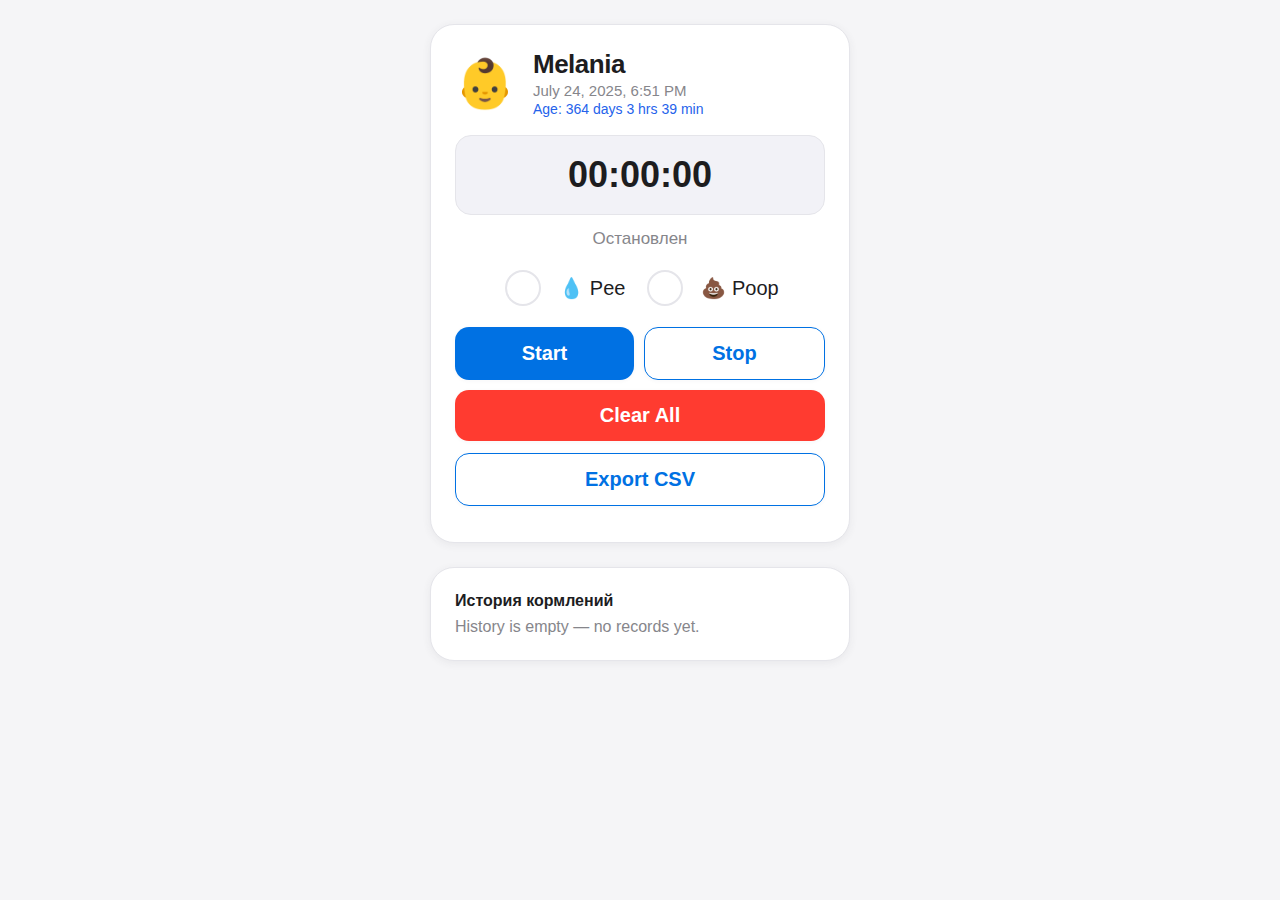
<file: baby.html>
<!doctype html>
<html lang="ru">
<head>
  <meta charset="utf-8" />
  <meta name="viewport" content="width=device-width,initial-scale=1" />
  <title>Baby Tracker — Mobile</title>
  <style>
   	:root {
		--bg: #f5f5f7;
		--card: #fff;
		--accent: #0071e3;
		--danger: #ff3b30;
		--muted: #86868b;
		--border: #e5e5ea;
	}
	body {
		font-family: -apple-system, BlinkMacSystemFont, "Segoe UI", Roboto, Arial, sans-serif;
		margin: 0;
		padding: 0;
		color: #1d1d1f;
		background: var(--bg);
	}
	.container {
		max-width: 420px;
		margin: 0 auto;
		padding: 24px 8px 24px 8px;
	}
	.card {
		background: var(--card);
		border-radius: 24px;
		box-shadow: 0 2px 8px rgba(60,60,67,0.07);
		padding: 24px;
		margin-bottom: 24px;
		border: 1px solid var(--border);
		transition: box-shadow 0.2s;
	}
	.card:hover {
		box-shadow: 0 8px 32px rgba(60,60,67,0.10);
	}
	.header {
		display: flex;
		align-items: center;
		gap: 18px;
		margin-bottom: 18px;
	}
	.header-emoji {
		font-size: 48px;
	}
	.header-title {
		font-size: 26px;
		font-weight: 600;
		margin: 0;
		letter-spacing: -0.5px;
	}
	.header-sub {
		font-size: 15px;
		color: var(--muted);
		margin-top: 2px;
	}
	.header-age {
		font-size: 16px;
		color: var(--accent);
		margin-top: 4px;
	}
	.timerDisplay {
		font-size: 36px;
		font-weight: 700;
		background: #f2f2f7;
		padding: 18px;
		border-radius: 16px;
		text-align: center;
		margin-bottom: 14px;
		border: 1px solid var(--border);
	}
	.statusText {
		font-size: 17px;
		color: var(--muted);
		text-align: center;
		margin-bottom: 18px;
	}
	.form-row {
		display: flex;
		gap: 18px;
		align-items: center;
		margin-bottom: 18px;
		flex-wrap: wrap;
		justify-content: center;
	}
	label.inline {
		display: flex;
		align-items: center;
		gap: 10px;
		font-size: 20px;
		cursor: pointer;
	}
	label.inline input[type="checkbox"] {
		width: 36px;
		height: 36px;
		accent-color: var(--accent);
		margin-right: 8px;
		border-radius: 50%;
		appearance: none;
		background: #fff;
		border: 2px solid var(--border);
		display: inline-block;
		vertical-align: middle;
		position: relative;
		transition: border-color 0.2s, background 0.2s;
	}
	label.inline input[type="checkbox"]:checked {
		background: var(--accent);
		border-color: var(--accent);
	}
	label.inline input[type="checkbox"]::after {
		content: '';
		display: block;
		width: 20px;
		height: 20px;
		border-radius: 50%;
		background: #fff;
		position: absolute;
		top: 8px;
		left: 8px;
	}
	label.inline input[type="checkbox"]:checked::after {
		background: #fff;
	}
	.controls {
		display: flex;
		gap: 16px;
		justify-content: center;
		margin-bottom: 18px;
		flex-wrap: wrap;
	}
	button {
		font-size: 20px;
		padding: 14px 0;
		border-radius: 14px;
		border: none;
		background: var(--accent);
		color: #fff;
		font-weight: 600;
		cursor: pointer;
		flex: 1 1 40%;
		margin-bottom: 0;
		box-shadow: 0 1px 4px rgba(60,60,67,0.04);
		transition: background 0.2s, box-shadow 0.2s;
	}
	button.secondary {
		background: #fff;
		color: var(--accent);
		border: 1.5px solid var(--accent);
	}
	button.danger {
		background: var(--danger);
	}
	button:active {
		box-shadow: 0 2px 8px rgba(60,60,67,0.10);
	}
	.entry {
		background: #f2f2f7;
		border-radius: 14px;
		padding: 14px;
		display: flex;
		flex-direction: column;
		gap: 8px;
		font-size: 17px;
		border: 1px solid var(--border);
	}
	.entry-actions {
		display: flex;
		gap: 12px;
		margin-top: 8px;
	}
	.chip {
		display: inline-block;
		background: #e5e5ea;
		border-radius: 12px;
		padding: 6px 12px;
		font-size: 16px;
		margin-right: 10px;
	}
	.note {
		color: var(--muted);
		font-size: 16px;
		margin-top: 2px;
	}
	@media (max-width: 500px) {
		.container { padding: 4px; }
		.card { padding: 12px; }
		button { font-size: 18px; padding: 10px 0; }
		.header-title { font-size: 20px; }
		.timerDisplay { font-size: 26px; padding: 10px; }
	}
  </style>
</head>
<body>
  <div class="container">
    <div class="card">
      <div class="header">
        <div class="header-emoji">👶</div>
        <div class="header-info">
          <div class="header-title">Melania</div>
          					<!-- ...existing code... -->
					<div class="header-sub">July 24, 2025, 6:51 PM</div>
					<div class="header-age" id="ageDisplay" style="font-size:14px; color:#2563eb; margin-top:2px;"></div>
					<!-- ...existing code... -->
        </div>
      </div>
      <div class="timerDisplay" id="timerDisplay">00:00:00</div>
      <div class="statusText" id="statusText">Остановлен</div>
      			
						<!-- ...existing code... -->
			<div class="form-row">
				<label class="inline"><input type="checkbox" id="chkPee"> 💧 Pee</label>
				<label class="inline"><input type="checkbox" id="chkPoop"> 💩 Poop</label>
			</div>

			<div class="controls" style="display: flex; gap: 10px; margin-bottom: 10px;">
				<button id="startBtn" style="flex:1;">Start</button>
				<button id="stopBtn" class="secondary" style="flex:1;" disabled>Stop</button>
			</div>
			<div style="display: flex; flex-direction: column; gap: 10px; margin-bottom: 12px;">
				<button id="clearAll" class="danger" style="width:100%;">Clear All</button>
			</div>
			<!-- ...existing code... -->
      			
			
			<button id="exportCSV" class="secondary" style="width:100%; margin-bottom:12px;">Export CSV</button>
			
    </div>
    <div class="card">
      <div style="font-weight:600; margin-bottom:8px;">История кормлений</div>
      <div class="history" id="history"></div>
    </div>
  </div>
  <script>
    // Мобильная версия логики
    let records = [];
    let timer = null;
    let startTime = null;

    const startBtn = document.getElementById('startBtn');
    const stopBtn = document.getElementById('stopBtn');
    const timerDisplay = document.getElementById('timerDisplay');
    const statusText = document.getElementById('statusText');
    const chkPee = document.getElementById('chkPee');
    const chkPoop = document.getElementById('chkPoop');
    const historyEl = document.getElementById('history');
    const clearAll = document.getElementById('clearAll');
		const exportCSV = document.getElementById('exportCSV');
		
		exportCSV.onclick = function() {
			if (records.length === 0) {
				alert('No records to export.');
				return;
			}
			const header = ['Start Time', 'End Time', 'Duration (sec)', '💧 Pee', '💩 Poop'];
			const rows = records.map(r =>
				[
					new Date(r.startISO).toLocaleString(),
					new Date(r.endISO).toLocaleString(),
					r.durationSec,
					r.pee ? 'Yes' : '',
					r.poop ? 'Yes' : ''
				].join(',')
			);
			const csvContent = [header.join(','), ...rows].join('\n');
			const blob = new Blob([csvContent], { type: 'text/csv' });
			const url = URL.createObjectURL(blob);
		
			const a = document.createElement('a');
			a.href = url;
			a.download = 'baby-tracker.csv';
			document.body.appendChild(a);
			a.click();
			document.body.removeChild(a);
			URL.revokeObjectURL(url);
		};

    function formatDuration(sec) {
      sec = Math.max(0, Math.floor(sec));
      const h = String(Math.floor(sec / 3600)).padStart(2, '0');
      const m = String(Math.floor((sec % 3600) / 60)).padStart(2, '0');
      const s = String(sec % 60).padStart(2, '0');
      return `${h}:${m}:${s}`;
    }

				// ...existing code...
		const birthDate = new Date('2025-07-24T18:51:00');
		const ageDisplay = document.getElementById('ageDisplay');
		
		// ...existing code...
function updateAgeDisplay() {
  const now = new Date();
  let diffMs = now - birthDate;
  if (diffMs < 0) {
    ageDisplay.textContent = 'Age: not born yet';
    return;
  }
  const diffMins = Math.floor(diffMs / 60000);
  const days = Math.floor(diffMins / (60 * 24));
  const hours = Math.floor((diffMins % (60 * 24)) / 60);
  const minutes = diffMins % 60;
  ageDisplay.textContent = `Age: ${days} days ${hours} hrs ${minutes} min`;
}
// ...existing code...
		
		updateAgeDisplay();
		setInterval(updateAgeDisplay, 60000);
		// ...existing code...

    function updateTimerUI() {
      if (!startTime) {
        timerDisplay.textContent = '00:00:00';
        statusText.textContent = 'Остановлен';
        stopBtn.disabled = true;
        startBtn.disabled = false;
        return;
      }
      const now = Date.now();
      const sec = Math.floor((now - startTime) / 1000);
      timerDisplay.textContent = formatDuration(sec);
      statusText.textContent = 'Идёт кормление';
      stopBtn.disabled = false;
      startBtn.disabled = true;
    }

    function tick() {
      updateTimerUI();
    }

    function startFeeding() {
      if (startTime) return;
      startTime = Date.now();
      timer = setInterval(tick, 500);
      updateTimerUI();
    }

    function stopFeeding() {
      if (!startTime) return;
      const end = Date.now();
      const durationSec = Math.floor((end - startTime) / 1000);
      const rec = {
        id: 'r_' + Date.now() + '_' + Math.floor(Math.random() * 1000),
        startISO: new Date(startTime).toISOString(),
        endISO: new Date(end).toISOString(),
        durationSec,
        pee: chkPee.checked,
        poop: chkPoop.checked,
      };
      records.unshift(rec);
      renderHistory();
      clearInterval(timer);
      timer = null;
      startTime = null;
      chkPee.checked = false;
      chkPoop.checked = false;
      updateTimerUI();
    }

    function renderHistory() {
  historyEl.innerHTML = '';
  if (records.length === 0) {
    historyEl.innerHTML = '<div class="note">History is empty — no records yet.</div>';
    return;
  }
  records.forEach(rec => {
    const el = document.createElement('div');
    el.className = 'entry';
    el.innerHTML = `
      <div><b>${new Date(rec.startISO).toLocaleString()}</b> (${formatDuration(rec.durationSec)})</div>
      <div>
        <span class="chip">${rec.pee ? '💧' : '💧—'}</span>
        <span class="chip">${rec.poop ? '💩' : '💩—'}</span>
      </div>
      <div class="entry-actions">
        <button class="secondary" style="font-size:14px;" onclick="deleteRecord('${rec.id}')">Delete</button>
      </div>
    `;
    historyEl.appendChild(el);
  });
}

    window.deleteRecord = function(id) {
      if (confirm('Удалить запись?')) {
        records = records.filter(r => r.id !== id);
        renderHistory();
      }
    };

    startBtn.onclick = startFeeding;
    stopBtn.onclick = stopFeeding;
    clearAll.onclick = function() {
      if (confirm('Удалить все записи?')) {
        records = [];
        renderHistory();
      }
    };

    updateTimerUI();
    renderHistory();
  </script>
</body>
</html>
</file>
